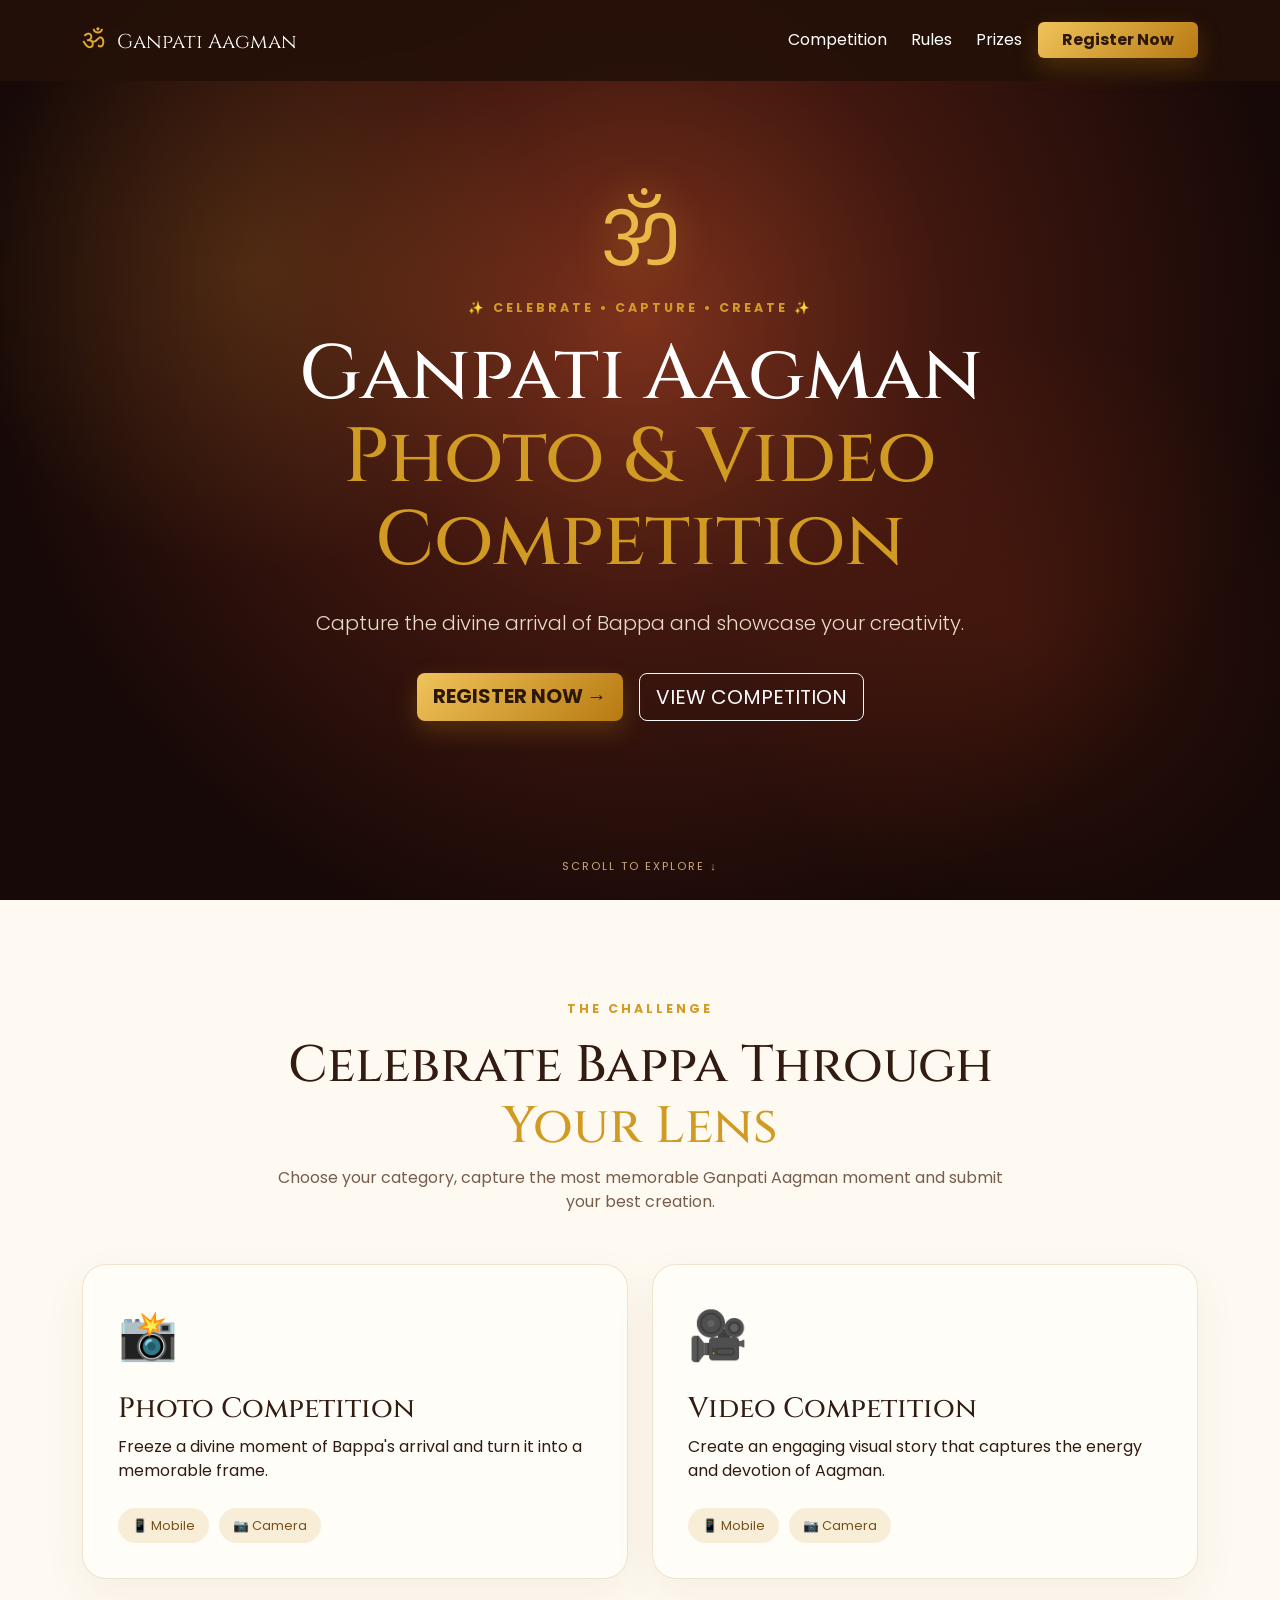
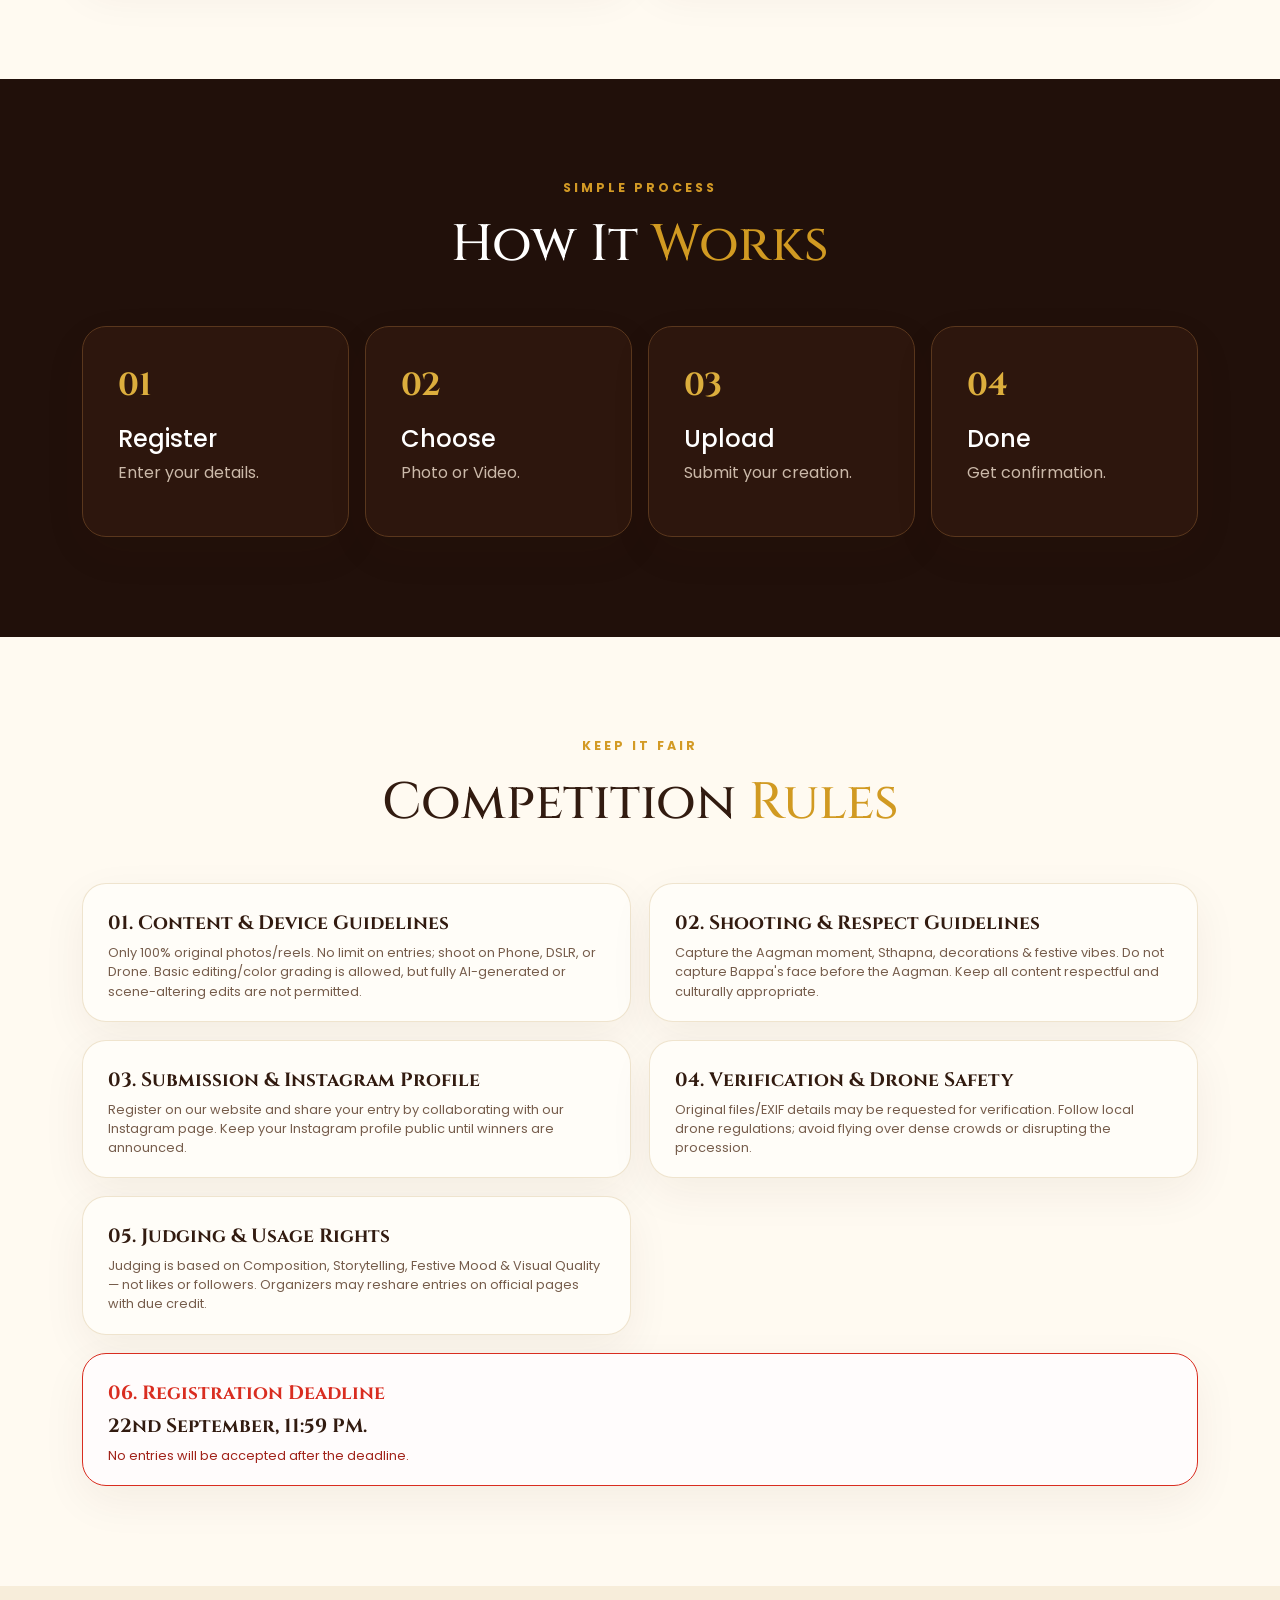
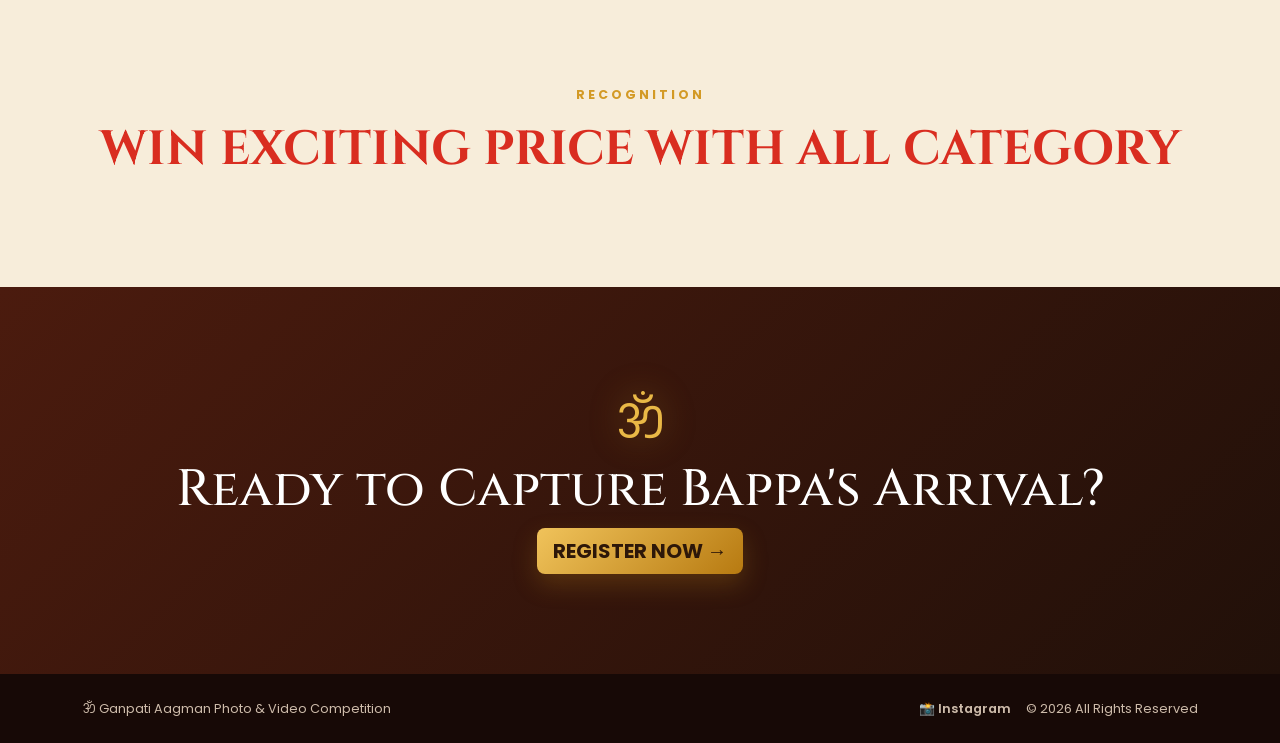
<file: index.html>
<!DOCTYPE html>
<html lang="en">
<head>
<meta charset="UTF-8">
<meta name="viewport" content="width=device-width, initial-scale=1.0">
<title>Ganpati Aagman Competition</title>
<link href="https://cdn.jsdelivr.net/npm/bootstrap@5.3.3/dist/css/bootstrap.min.css" rel="stylesheet">
<link href="https://fonts.googleapis.com/css2?family=Cinzel:wght@600;700&family=Poppins:wght@400;500;600;700&display=swap" rel="stylesheet">
<link rel="stylesheet" href="css/style.css">
</head>
<body>
<nav class="navbar navbar-expand-lg fixed-top">
<div class="container">
<a class="navbar-brand" href="index.html"><span>ॐ</span> Ganpati Aagman</a>
<button class="navbar-toggler" data-bs-toggle="collapse" data-bs-target="#nav"><span>☰</span></button>
<div class="collapse navbar-collapse" id="nav">
<ul class="navbar-nav ms-auto align-items-lg-center gap-lg-2">
<li><a class="nav-link" href="#competition">Competition</a></li>
<li><a class="nav-link" href="#rules">Rules</a></li>
<li><a class="nav-link" href="#prizes">Prizes</a></li>
<li><a class="btn btn-gold px-4" href="registration.html">Register Now</a></li>
</ul>
</div></div></nav>

<header class="hero">
<div class="hero-glow"></div>
<div class="container hero-content">
<div class="om">ॐ</div>
<p class="eyebrow">✨ CELEBRATE • CAPTURE • CREATE ✨</p>
<h1>Ganpati Aagman<br><span>Photo & Video Competition</span></h1>
<p class="lead">Capture the divine arrival of Bappa and showcase your creativity.</p>
<div class="d-flex flex-wrap gap-3 justify-content-center">
<a href="registration.html" class="btn btn-gold btn-lg">REGISTER NOW →</a>
<a href="#competition" class="btn btn-outline-light btn-lg">VIEW COMPETITION</a>
</div>
</div>
<div class="scroll">SCROLL TO EXPLORE ↓</div>
</header>

<section id="competition" class="section">
<div class="container">
<div class="section-head"><p class="eyebrow">THE CHALLENGE</p><h2>Celebrate Bappa Through <span>Your Lens</span></h2><p>Choose your category, capture the most memorable Ganpati Aagman moment and submit your best creation.</p></div>
<div class="row g-4">
<div class="col-md-6"><div class="feature-card"><div class="icon">📸</div><h3>Photo Competition</h3><p>Freeze a divine moment of Bappa's arrival and turn it into a memorable frame.</p><div class="chips"><span>📱 Mobile</span><span>📷 Camera</span></div></div></div>
<div class="col-md-6"><div class="feature-card"><div class="icon">🎥</div><h3>Video Competition</h3><p>Create an engaging visual story that captures the energy and devotion of Aagman.</p><div class="chips"><span>📱 Mobile</span><span>📷 Camera</span></div></div></div>
</div>
</div></section>

<section class="section dark-section">
<div class="container">
<div class="section-head"><p class="eyebrow">SIMPLE PROCESS</p><h2>How It <span>Works</span></h2></div>
<div class="row g-3">
<div class="col-6 col-lg-3"><div class="step"><b>01</b><h4>Register</h4><p>Enter your details.</p></div></div>
<div class="col-6 col-lg-3"><div class="step"><b>02</b><h4>Choose</h4><p>Photo or Video.</p></div></div>
<div class="col-6 col-lg-3"><div class="step"><b>03</b><h4>Upload</h4><p>Submit your creation.</p></div></div>
<div class="col-6 col-lg-3"><div class="step"><b>04</b><h4>Done</h4><p>Get confirmation.</p></div></div>
</div>
</div></section>

<section id="rules" class="section">
<div class="container">
<div class="section-head"><p class="eyebrow">KEEP IT FAIR</p><h2>Competition <span>Rules</span></h2></div>
<div class="rules-grid">
  <div style="padding: 20px 25px;">
    <strong>01. Content & Device Guidelines</strong>
    <p>Only 100% original photos/reels. No limit on entries; shoot on Phone, DSLR, or Drone. Basic editing/color grading is allowed, but fully AI-generated or scene-altering edits are not permitted.</p>
  </div>
  <div style="padding: 20px 25px;">
    <strong>02. Shooting & Respect Guidelines</strong>
    <p>Capture the Aagman moment, Sthapna, decorations & festive vibes. Do not capture Bappa's face before the Aagman. Keep all content respectful and culturally appropriate.</p>
  </div>
  <div style="padding: 20px 25px;">
    <strong>03. Submission & Instagram Profile</strong>
    <p>Register on our website and share your entry by collaborating with our Instagram page. Keep your Instagram profile public until winners are announced.</p>
  </div>
  <div style="padding: 20px 25px;">
    <strong>04. Verification & Drone Safety</strong>
    <p>Original files/EXIF details may be requested for verification. Follow local drone regulations; avoid flying over dense crowds or disrupting the procession.</p>
  </div>
  <div style="padding: 20px 25px;">
    <strong>05. Judging & Usage Rights</strong>
    <p>Judging is based on Composition, Storytelling, Festive Mood & Visual Quality — not likes or followers. Organizers may reshare entries on official pages with due credit.</p>
  </div>
  <div style="padding: 20px 25px; grid-column: span 2; border-color: #d92d20; background: #fffcfc;">
    <strong style="color: #d92d20;">06. Registration Deadline</strong>
    <p style="color: #a1231a;"><strong>22nd September, 11:59 PM.</strong> No entries will be accepted after the deadline.</p>
  </div>
</div>
</div></section>

<section id="prizes" class="section prize-section">
<div class="container text-center">
  <p class="eyebrow">RECOGNITION</p>
  <h2 style="color: #d92d20; font-weight: 700; margin-top: 15px; font-family: 'Cinzel', serif; font-size: clamp(1.8rem, 4vw, 3rem);">WIN EXCITING PRICE WITH ALL CATEGORY</h2>
</div>
</section>

<section class="cta"><div class="container text-center"><div class="om small-om">ॐ</div><h2>Ready to Capture Bappa's Arrival?</h2><a href="registration.html" class="btn btn-gold btn-lg">REGISTER NOW →</a></div></section>
<footer><div class="container d-flex flex-wrap justify-content-between gap-3"><span>ॐ Ganpati Aagman Photo & Video Competition</span><span style="display:flex;align-items:center;gap:15px"><span><a href="https://www.instagram.com/newalkapurichamaharaja?igsi=NzFpaHU5dzF1cXVq" target="_blank" style="color:#cdbbaa;text-decoration:none;font-weight:600">📸 Instagram</a></span><span>© 2026 All Rights Reserved</span></span></div></footer>
<script src="https://cdn.jsdelivr.net/npm/bootstrap@5.3.3/dist/js/bootstrap.bundle.min.js"></script>
</body></html>
</file>
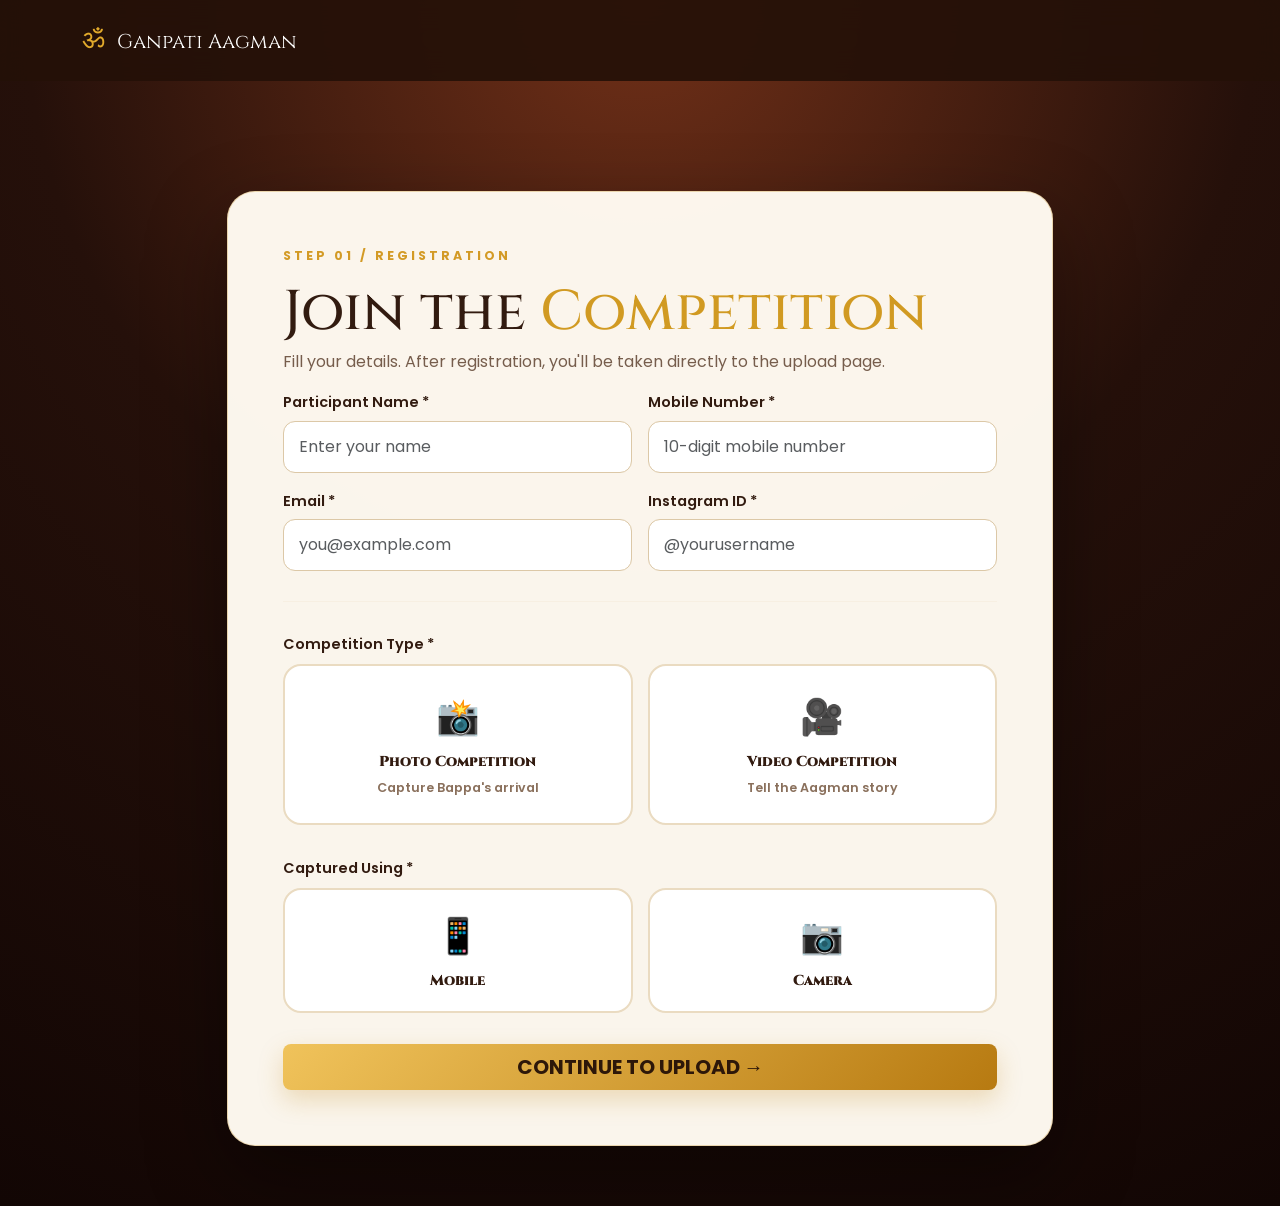
<file: registration.html>
<!DOCTYPE html>
<html lang="en"><head><meta charset="UTF-8"><meta name="viewport" content="width=device-width, initial-scale=1.0"><title>Registration | Ganpati Aagman</title><link href="https://cdn.jsdelivr.net/npm/bootstrap@5.3.3/dist/css/bootstrap.min.css" rel="stylesheet"><link href="https://fonts.googleapis.com/css2?family=Cinzel:wght@600;700&family=Poppins:wght@400;500;600;700&display=swap" rel="stylesheet"><link rel="stylesheet" href="css/style.css"></head>
<body class="form-page"><nav class="navbar navbar-expand-lg"><div class="container"><a class="navbar-brand" href="index.html"><span>ॐ</span> Ganpati Aagman</a></div></nav>
<main class="container form-wrap"><div class="form-card"><p class="eyebrow">STEP 01 / REGISTRATION</p><h1>Join the <span>Competition</span></h1><p class="muted">Fill your details. After registration, you'll be taken directly to the upload page.</p>
<form id="registrationForm" novalidate>
<div class="row g-3">
<div class="col-md-6"><label>Participant Name *</label><input id="name" class="form-control" required placeholder="Enter your name"></div>
<div class="col-md-6"><label>Mobile Number *</label><input id="mobile" class="form-control" required inputmode="numeric" placeholder="10-digit mobile number"></div>
<div class="col-md-6"><label>Email *</label><input id="email" type="email" class="form-control" required placeholder="you@example.com"></div>
<div class="col-md-6"><label>Instagram ID *</label><input id="instagram" class="form-control" required placeholder="@yourusername"></div>
</div>
<hr><label class="mb-2">Competition Type *</label><div class="choice-grid mb-4">
<label class="choice"><input type="radio" name="competition" value="Photo" required><span>📸</span><strong>Photo Competition</strong><small>Capture Bappa's arrival</small></label>
<label class="choice"><input type="radio" name="competition" value="Video"><span>🎥</span><strong>Video Competition</strong><small>Tell the Aagman story</small></label>
</div>
<label class="mb-2">Captured Using *</label><div class="choice-grid">
<label class="choice compact"><input type="radio" name="captured" value="Mobile" required><span>📱</span><strong>Mobile</strong></label>
<label class="choice compact"><input type="radio" name="captured" value="Camera"><span>📷</span><strong>Camera</strong></label>
</div>
<div id="error" class="alert alert-danger d-none mt-4"></div>
<button class="btn btn-gold btn-lg w-100 mt-4" type="submit">CONTINUE TO UPLOAD →</button>
</form></div></main>
<script src="js/registration.js"></script></body></html>
</file>
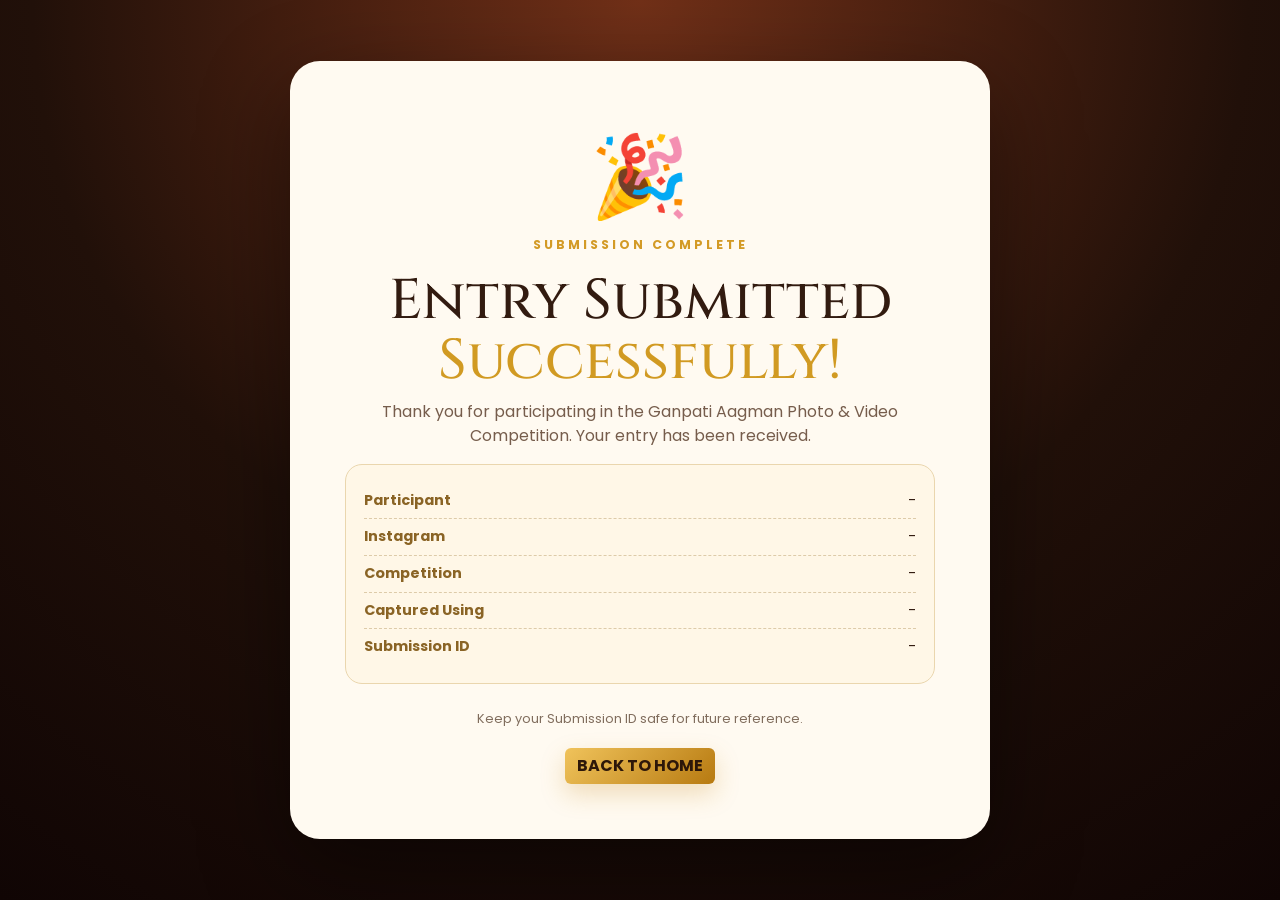
<file: success.html>
<!DOCTYPE html>
<html lang="en"><head><meta charset="UTF-8"><meta name="viewport" content="width=device-width, initial-scale=1.0"><title>Success | Ganpati Aagman</title><link href="https://cdn.jsdelivr.net/npm/bootstrap@5.3.3/dist/css/bootstrap.min.css" rel="stylesheet"><link href="https://fonts.googleapis.com/css2?family=Cinzel:wght@600;700&family=Poppins:wght@400;500;600;700&display=swap" rel="stylesheet"><link rel="stylesheet" href="css/style.css"></head>
<body class="success-page"><main class="success-card"><div class="success-icon">🎉</div><p class="eyebrow">SUBMISSION COMPLETE</p><h1>Entry Submitted <span>Successfully!</span></h1><p class="muted">Thank you for participating in the Ganpati Aagman Photo & Video Competition. Your entry has been received.</p><div id="details" class="summary text-start"></div><p class="small-note">Keep your Submission ID safe for future reference.</p><a href="index.html" class="btn btn-gold">BACK TO HOME</a></main><script>const d=JSON.parse(localStorage.getItem('ganpati_submission')||'{}');document.getElementById('details').innerHTML=`<div><b>Participant</b><span>${d.name||'-'}</span></div><div><b>Instagram</b><span>${d.instagram||'-'}</span></div><div><b>Competition</b><span>${d.competition||'-'}</span></div><div><b>Captured Using</b><span>${d.captured||'-'}</span></div><div><b>Submission ID</b><span>${d.id||'-'}</span></div>`;</script></body></html>
</file>
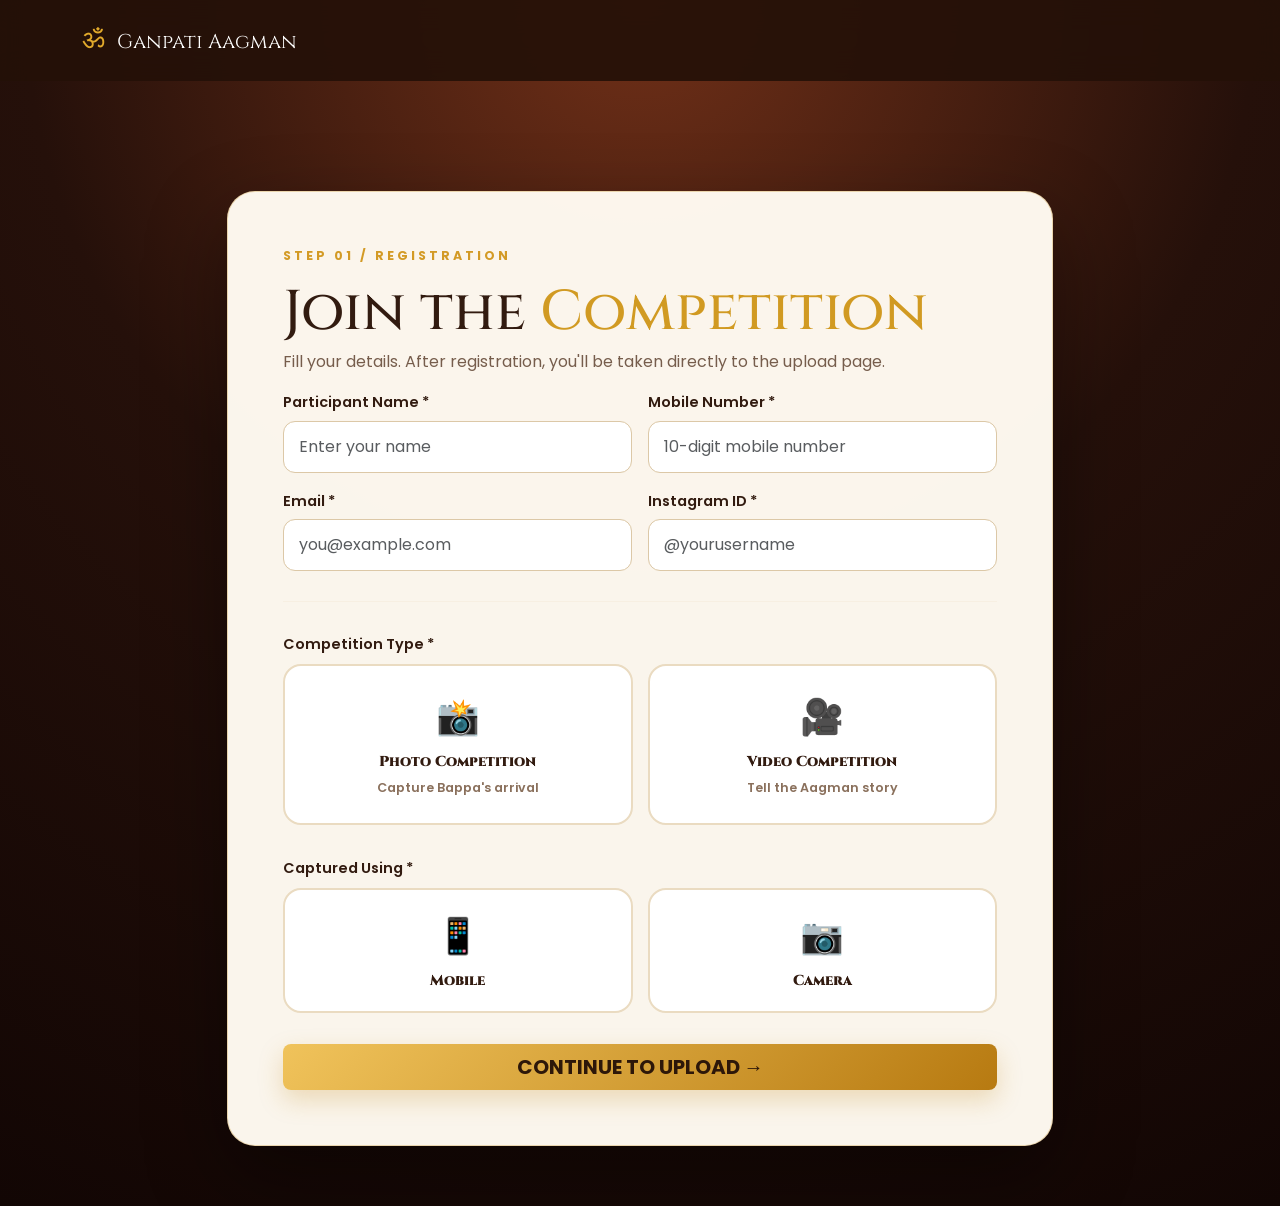
<file: upload.html>
<!DOCTYPE html>
<html lang="en"><head><meta charset="UTF-8"><meta name="viewport" content="width=device-width, initial-scale=1.0"><title>Upload Entry | Ganpati Aagman</title><link href="https://cdn.jsdelivr.net/npm/bootstrap@5.3.3/dist/css/bootstrap.min.css" rel="stylesheet"><link href="https://fonts.googleapis.com/css2?family=Cinzel:wght@600;700&family=Poppins:wght@400;500;600;700&display=swap" rel="stylesheet"><link rel="stylesheet" href="css/style.css"></head>
<body class="form-page"><nav class="navbar navbar-expand-lg"><div class="container"><a class="navbar-brand" href="index.html"><span>ॐ</span> Ganpati Aagman</a></div></nav>
<main class="container form-wrap"><div class="form-card">
<p class="eyebrow">STEP 02 / FINAL ENTRY</p><h1>Upload Your <span>Creation</span></h1><div class="success-mini">✓ Registration Successful</div>
<div id="summary" class="summary"></div>
<div class="upload-zone"><div id="uploadIcon" class="upload-icon">📸</div><h3 id="uploadTitle">Upload Your Photo</h3><p id="uploadHint">JPG, JPEG, PNG or WEBP</p><input id="media" type="file" class="form-control" accept="image/*"><div id="preview" class="preview"></div></div>
<div id="uploadError" class="alert alert-danger d-none"></div>
<button id="submitEntry" class="btn btn-gold btn-lg w-100 mt-4">SUBMIT MY ENTRY →</button>
<div id="progress" class="progress mt-3 d-none"><div class="progress-bar" style="width:0%">0%</div></div>
</div></main><script src="js/upload.js"></script></body></html>
</file>
<file: css/style.css>
*{box-sizing:border-box}body{margin:0;font-family:Poppins,sans-serif;color:#321b10;background:#fffaf1}h1,h2,h3,.navbar-brand{font-family:Cinzel,serif}h1{font-size:clamp(2.4rem,6vw,5rem);line-height:1.08}h2{font-size:clamp(2rem,4vw,3.5rem)}h1 span,h2 span{color:#d19a22}.navbar{background:rgba(36,17,8,.92);backdrop-filter:blur(15px);padding:15px 0;z-index:10}.navbar-brand,.nav-link{color:#fff!important}.navbar-brand span{color:#e2aa2b;font-size:1.7rem;margin-right:7px}.btn-gold{background:linear-gradient(135deg,#f0c35b,#b77a11);border:0;color:#2d1709;font-weight:700;box-shadow:0 10px 25px rgba(196,137,25,.25)}.btn-gold:hover{transform:translateY(-2px);color:#211006}.hero{min-height:100vh;display:flex;align-items:center;text-align:center;position:relative;overflow:hidden;background:radial-gradient(circle at 50% 35%,#7e321c 0,#40170f 35%,#170907 75%);color:#fff}.hero:before{content:"";position:absolute;inset:0;background:radial-gradient(circle at 20% 30%,rgba(240,183,55,.14),transparent 25%),radial-gradient(circle at 80% 70%,rgba(210,66,27,.14),transparent 25%)}.hero-content{position:relative;z-index:2}.om{font-size:5rem;color:#e9b846;text-shadow:0 0 35px rgba(235,177,50,.35)}.eyebrow{letter-spacing:3px;color:#d39a25;font-size:.78rem;font-weight:700}.hero .lead{color:#eadbc7;max-width:650px;margin:25px auto 35px}.scroll{position:absolute;bottom:25px;width:100%;font-size:.7rem;letter-spacing:2px;color:#c7a87a}.section{padding:100px 0}.dark-section{background:#21100a;color:#fff}.section-head{text-align:center;max-width:750px;margin:0 auto 50px}.section-head>p:not(.eyebrow){color:#765d4c}.dark-section .section-head>p:not(.eyebrow){color:#d6c4b3}.feature-card,.step,.prize,.rules-grid>div{border:1px solid rgba(174,124,39,.2);background:#fffdf8;border-radius:24px;padding:35px;box-shadow:0 15px 45px rgba(76,37,10,.06);height:100%}.feature-card:hover,.prize:hover{transform:translateY(-7px);transition:.3s}.feature-card .icon{font-size:3rem}.feature-card h3{margin:20px 0 10px}.chips{display:flex;gap:10px;flex-wrap:wrap;margin-top:25px}.chips span{padding:8px 14px;border-radius:30px;background:#f8edd6;color:#76511c;font-size:.8rem}.step{background:#2d160d;border-color:#5a371d}.step b{font-family:Cinzel;color:#dcae3d;font-size:2rem}.step h4{margin-top:15px}.step p{color:#cbb9a9}.rules-grid{display:grid;grid-template-columns:repeat(2,1fr);gap:18px}.rules-grid>div{font-size:.8rem;color:#c28d27}.rules-grid strong{display:block;font-family:Cinzel;font-size:1.2rem;color:#321b10;margin:5px 0}.rules-grid p{color:#765d4c;margin:0}.prize-section{background:#f7edda}.prize div{font-size:4rem}.cta{padding:100px 0;background:linear-gradient(135deg,#4b1b0e,#211009);color:#fff}.small-om{font-size:3rem}footer{background:#170906;color:#cdbbaa;padding:25px 0;font-size:.8rem}.form-page{min-height:100vh;background:radial-gradient(circle at top,#713018,#25100a 45%,#120604);color:#fff}.form-wrap{padding-top:110px;padding-bottom:60px;max-width:850px}.form-card{background:rgba(255,250,241,.98);color:#321b10;border:1px solid #c9942f55;border-radius:28px;padding:clamp(25px,5vw,55px);box-shadow:0 30px 80px #0006}.form-card h1{font-size:clamp(2rem,5vw,3.5rem)}.muted{color:#765d4c}.form-card label{font-weight:600;font-size:.9rem;margin-bottom:7px}.form-control{border:1px solid #dcc8a7;padding:13px 15px;border-radius:12px}.form-control:focus{border-color:#c58a20;box-shadow:0 0 0 3px #d29b2b22}.choice-grid{display:grid;grid-template-columns:repeat(2,1fr);gap:15px}.choice{position:relative;display:flex;flex-direction:column;align-items:center;text-align:center;gap:7px;padding:25px 15px;border:2px solid #eadbc1;border-radius:18px;cursor:pointer;background:#fff}.choice input{position:absolute;opacity:0}.choice span{font-size:2.2rem}.choice strong{font-family:Cinzel}.choice small{color:#8a705c}.choice:has(input:checked){border-color:#c38a21;background:#fff6df;box-shadow:0 8px 25px #b7791622}.choice.compact{padding:20px}.form-card hr{border-color:#eadbc1;margin:30px 0}.success-mini{display:inline-block;background:#e8f7e9;color:#28723a;border-radius:30px;padding:8px 15px;font-size:.8rem;font-weight:600;margin:15px 0 25px}.summary{background:#fff7e7;border:1px solid #ead6ae;border-radius:17px;padding:18px;margin-bottom:25px}.summary div{display:flex;justify-content:space-between;gap:20px;padding:7px 0;border-bottom:1px dashed #ddcba9;font-size:.9rem}.summary div:last-child{border:0}.summary b{color:#8a6425}.upload-zone{border:2px dashed #d3a54d;border-radius:22px;padding:40px 20px;text-align:center;background:#fffaf0}.upload-icon{font-size:3rem}.upload-zone h3{margin:12px 0 5px}.upload-zone .form-control{max-width:450px;margin:20px auto 0;background:#fff}.preview img,.preview video{max-width:100%;max-height:320px;border-radius:15px;margin-top:20px}.progress{height:12px;border-radius:20px}.progress-bar{background:#c68d1e}.success-page{min-height:100vh;display:grid;place-items:center;padding:30px;background:radial-gradient(circle at top,#713018,#211009 55%,#100504);color:#fff}.success-card{max-width:700px;width:100%;text-align:center;background:#fffaf1;color:#321b10;border-radius:30px;padding:55px;box-shadow:0 30px 90px #0007}.success-icon{font-size:5rem}.success-card h1{font-size:clamp(2rem,5vw,3.5rem)}.small-note{font-size:.8rem;color:#806d5d;margin:20px}.success-card .summary{text-align:left}@media(max-width:600px){.section{padding:70px 0}.rules-grid,.choice-grid{grid-template-columns:1fr}.hero{min-height:92vh}.form-wrap{padding-top:90px}.success-card{padding:35px 20px}.summary div{flex-direction:column;gap:2px}}
</file>
